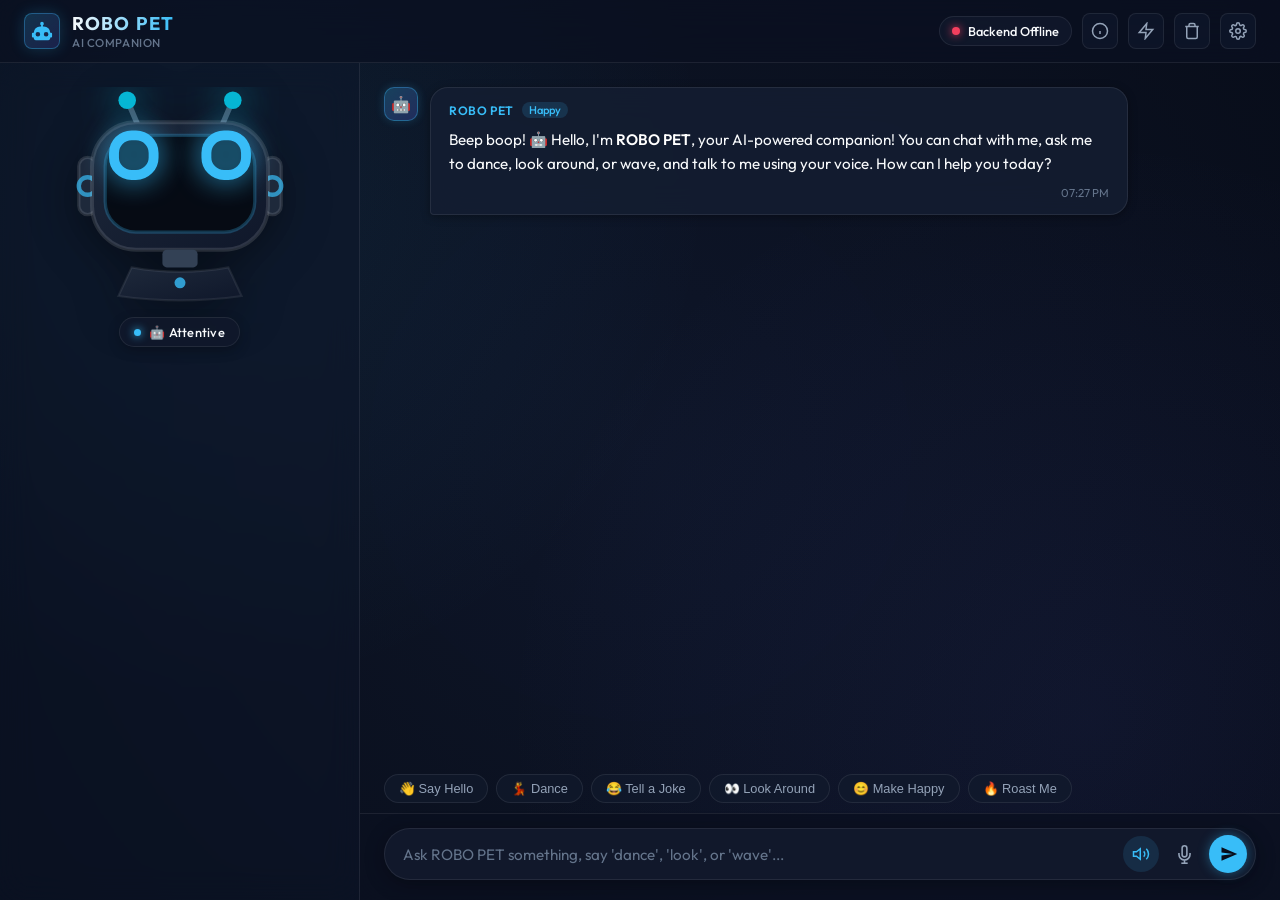
<file: index.html>
<!DOCTYPE html>
<html lang="en">
<head>
  <meta charset="UTF-8">
  <meta http-equiv="refresh" content="0; url=frontend/index.html">
  <title>ROBO PET — Redirecting...</title>
  <script>
    window.location.replace("frontend/index.html");
  </script>
</head>
<body style="background: #080d1a; color: #f8fafc; font-family: sans-serif; display: flex; align-items: center; justify-content: center; height: 100vh; margin: 0;">
  <p>Loading ROBO PET companion... <a href="frontend/index.html" style="color: #38bdf8;">Click here if not redirected automatically</a>.</p>
</body>
</html>
</file>
<file: frontend/css/style.css>
/* style.css — Base Styles, CSS Variables & Layout System */

:root {
  /* Color Palette */
  --bg-dark: #080d1a;
  --bg-surface: #0f172a;
  --bg-card: rgba(18, 26, 45, 0.75);
  --bg-card-hover: rgba(26, 38, 64, 0.85);
  --border-subtle: rgba(255, 255, 255, 0.08);
  --border-glow: rgba(56, 189, 248, 0.35);

  /* Accents */
  --accent-blue: #38bdf8;
  --accent-cyan: #06b6d4;
  --accent-electric: #0284c7;
  --accent-glow: rgba(56, 189, 248, 0.25);
  --accent-indigo: #6366f1;
  --accent-purple: #a855f7;

  /* Status Colors */
  --status-online: #10b981;
  --status-demo: #f59e0b;
  --status-offline: #f43f5e;
  --status-online-glow: rgba(16, 185, 129, 0.3);

  /* Typography */
  --text-main: #f8fafc;
  --text-secondary: #94a3b8;
  --text-muted: #64748b;
  --font-family: 'Outfit', 'Inter', -apple-system, BlinkMacSystemFont, 'Segoe UI', Roboto, sans-serif;

  /* Shadows & Glassmorphism */
  --shadow-sm: 0 2px 8px rgba(0, 0, 0, 0.35);
  --shadow-lg: 0 10px 30px -5px rgba(0, 0, 0, 0.5), 0 0 20px var(--accent-glow);
  --backdrop-blur: blur(16px);
  --radius-sm: 8px;
  --radius-md: 14px;
  --radius-lg: 20px;
  --radius-full: 9999px;

  /* Transitions */
  --transition-fast: 0.18s cubic-bezier(0.16, 1, 0.3, 1);
  --transition-smooth: 0.3s cubic-bezier(0.16, 1, 0.3, 1);
}

* {
  box-sizing: border-box;
  margin: 0;
  padding: 0;
}

html, body {
  width: 100%;
  height: 100%;
  overflow: hidden;
  font-family: var(--font-family);
  background-color: var(--bg-dark);
  color: var(--text-main);
  -webkit-font-smoothing: antialiased;
  -moz-osx-font-smoothing: grayscale;
}

/* Background Atmosphere */
.app-background-glow {
  position: fixed;
  inset: 0;
  pointer-events: none;
  z-index: 0;
  background:
    radial-gradient(circle at 15% 20%, rgba(56, 189, 248, 0.08) 0%, transparent 40%),
    radial-gradient(circle at 85% 80%, rgba(99, 102, 241, 0.07) 0%, transparent 45%),
    radial-gradient(circle at 50% 50%, rgba(15, 23, 42, 0.95) 0%, var(--bg-dark) 100%);
}

/* App Main Container */
.app-container {
  position: relative;
  z-index: 1;
  display: flex;
  flex-direction: column;
  width: 100%;
  height: 100%;
  max-width: 1440px;
  margin: 0 auto;
}

/* Header */
.app-header {
  display: flex;
  align-items: center;
  justify-content: space-between;
  padding: 12px 24px;
  background: rgba(11, 17, 33, 0.7);
  backdrop-filter: var(--backdrop-blur);
  -webkit-backdrop-filter: var(--backdrop-blur);
  border-bottom: 1px solid var(--border-subtle);
  flex-shrink: 0;
}

.brand-section {
  display: flex;
  align-items: center;
  gap: 12px;
}

.brand-icon-wrapper {
  position: relative;
  width: 36px;
  height: 36px;
  border-radius: var(--radius-sm);
  background: linear-gradient(135deg, rgba(56, 189, 248, 0.2), rgba(99, 102, 241, 0.2));
  border: 1px solid var(--border-glow);
  display: flex;
  align-items: center;
  justify-content: center;
  box-shadow: 0 0 15px rgba(56, 189, 248, 0.2);
}

.brand-icon-wrapper svg {
  width: 22px;
  height: 22px;
  fill: var(--accent-blue);
}

.brand-title {
  display: flex;
  flex-direction: column;
}

.brand-name {
  font-size: 1.15rem;
  font-weight: 700;
  letter-spacing: 0.06em;
  background: linear-gradient(90deg, #f8fafc, var(--accent-blue));
  -webkit-background-clip: text;
  -webkit-text-fill-color: transparent;
}

.brand-subtitle {
  font-size: 0.72rem;
  font-weight: 500;
  color: var(--text-muted);
  letter-spacing: 0.05em;
  text-transform: uppercase;
}

/* Header Controls & Status */
.header-actions {
  display: flex;
  align-items: center;
  gap: 10px;
}

.status-pill {
  display: inline-flex;
  align-items: center;
  gap: 8px;
  padding: 6px 12px;
  border-radius: var(--radius-full);
  background: rgba(18, 26, 45, 0.8);
  border: 1px solid var(--border-subtle);
  font-size: 0.8rem;
  font-weight: 500;
  cursor: pointer;
  transition: all var(--transition-fast);
}

.status-pill:hover {
  background: var(--bg-card-hover);
  border-color: rgba(255, 255, 255, 0.15);
}

.status-dot {
  width: 8px;
  height: 8px;
  border-radius: 50%;
}

.status-pill.status-online .status-dot {
  background: var(--status-online);
  box-shadow: 0 0 8px var(--status-online);
}

.status-pill.status-demo .status-dot {
  background: var(--status-demo);
  box-shadow: 0 0 8px var(--status-demo);
}

.status-pill.status-offline .status-dot {
  background: var(--status-offline);
  box-shadow: 0 0 8px var(--status-offline);
}

.icon-btn {
  background: rgba(18, 26, 45, 0.6);
  border: 1px solid var(--border-subtle);
  color: var(--text-secondary);
  border-radius: var(--radius-sm);
  padding: 8px;
  display: inline-flex;
  align-items: center;
  justify-content: center;
  cursor: pointer;
  transition: all var(--transition-fast);
}

.icon-btn:hover {
  color: var(--text-main);
  background: var(--bg-card-hover);
  border-color: var(--border-glow);
}

.icon-btn.active {
  color: var(--accent-blue);
  border-color: var(--accent-blue);
  background: rgba(56, 189, 248, 0.12);
}

.icon-btn svg {
  width: 18px;
  height: 18px;
}

/* Main Content Workspace */
.main-workspace {
  position: relative;
  display: flex;
  flex: 1;
  min-height: 0;
  overflow: hidden;
}

/* Two-column layout on Desktop */
@media (min-width: 900px) {
  .companion-pane {
    width: 360px;
    flex-shrink: 0;
    border-right: 1px solid var(--border-subtle);
    display: flex;
    flex-direction: column;
    background: rgba(15, 23, 42, 0.45);
    backdrop-filter: var(--backdrop-blur);
    -webkit-backdrop-filter: var(--backdrop-blur);
    padding: 24px;
    align-items: center;
    justify-content: space-between;
  }

  .chat-pane {
    flex: 1;
    display: flex;
    flex-direction: column;
    min-width: 0;
    height: 100%;
  }
}

/* Mobile-first Stack */
@media (max-width: 899px) {
  .main-workspace {
    flex-direction: column;
  }

  .companion-pane {
    flex-shrink: 0;
    padding: 12px 16px;
    border-bottom: 1px solid var(--border-subtle);
    background: rgba(15, 23, 42, 0.4);
    display: flex;
    flex-direction: column;
    align-items: center;
    gap: 8px;
  }

  .chat-pane {
    flex: 1;
    min-height: 0;
    display: flex;
    flex-direction: column;
  }
}
</file>
<file: frontend/css/robot.css>
/* robot.css — 2D Animated Robot Avatar, Emotions & Movement Keyframes */

.robot-companion-container {
  display: flex;
  flex-direction: column;
  align-items: center;
  justify-content: center;
  width: 100%;
  position: relative;
}

/* Avatar Stage Wrapper */
.robot-avatar-stage {
  position: relative;
  width: 220px;
  height: 220px;
  cursor: pointer;
  user-select: none;
  transition: transform var(--transition-smooth);
}

.robot-avatar-stage:hover {
  transform: translateY(-4px) scale(1.02);
}

.robot-avatar-stage:active,
.robot-avatar-stage.avatar-booped {
  transform: translateY(2px) scale(0.97);
}

/* Base Robot SVG Container */
.robot-svg-wrapper {
  width: 100%;
  height: 100%;
  filter: drop-shadow(0 12px 24px rgba(0, 0, 0, 0.45));
}

/* Idle Breathing Float */
.robot-head-group {
  transform-origin: center bottom;
  animation: robot-idle-float 3.5s ease-in-out infinite alternate;
}

@keyframes robot-idle-float {
  0% { transform: translateY(0px) rotate(0deg); }
  50% { transform: translateY(-4px) rotate(0.4deg); }
  100% { transform: translateY(-7px) rotate(-0.4deg); }
}

/* Visor Screen Glass */
.visor-screen {
  fill: #060b14;
  stroke: rgba(56, 189, 248, 0.25);
  stroke-width: 1.5;
  transition: all var(--transition-smooth);
}

/* Visor Eyes Elements */
.eye-path {
  fill: none;
  stroke: var(--accent-blue);
  stroke-width: 4.5;
  stroke-linecap: round;
  stroke-linejoin: round;
  filter: drop-shadow(0 0 6px var(--accent-blue));
  transition: all 0.25s ease;
}

/* Blinking Animation */
.is-blinking .eye-path {
  transform-origin: center;
  transform: scaleY(0.08);
  opacity: 0.7;
}

/* Antennae Glow */
.antenna-light {
  fill: var(--accent-cyan);
  filter: drop-shadow(0 0 8px var(--accent-cyan));
  animation: antenna-pulse 2s ease-in-out infinite alternate;
}

@keyframes antenna-pulse {
  0% { opacity: 0.6; filter: drop-shadow(0 0 4px var(--accent-cyan)); }
  100% { opacity: 1; filter: drop-shadow(0 0 10px var(--accent-blue)); }
}

/* Ear Sensors */
.ear-sensor {
  fill: #1e293b;
  stroke: rgba(255, 255, 255, 0.12);
  stroke-width: 1.5;
}

.ear-ring {
  fill: none;
  stroke: var(--accent-blue);
  stroke-width: 2;
  opacity: 0.7;
}

/* Emotion Specific Styles */
/* HAPPY */
.emotion-happy .eye-path {
  stroke: #38bdf8;
  filter: drop-shadow(0 0 8px #38bdf8);
}
.emotion-happy .blush {
  fill: rgba(244, 114, 182, 0.45);
  filter: drop-shadow(0 0 5px rgba(244, 114, 182, 0.6));
}

/* SAD */
.emotion-sad .eye-path {
  stroke: #60a5fa;
  filter: drop-shadow(0 0 4px #60a5fa);
}
.emotion-sad .sad-tear {
  fill: #38bdf8;
  animation: tear-drop 1.6s ease-in infinite;
}
@keyframes tear-drop {
  0% { transform: translateY(0); opacity: 0; }
  30% { opacity: 1; }
  100% { transform: translateY(8px); opacity: 0; }
}

/* ANGRY */
.emotion-angry .visor-screen {
  stroke: rgba(248, 113, 113, 0.4);
}
.emotion-angry .eye-path {
  fill: #f87171;
  stroke: #ef4444;
  filter: drop-shadow(0 0 8px #ef4444);
}
.emotion-angry .antenna-light {
  fill: #f87171;
  filter: drop-shadow(0 0 8px #ef4444);
}
.emotion-angry .robot-head-group {
  animation: angry-rumble 0.15s ease-in-out infinite alternate;
}
@keyframes angry-rumble {
  0% { transform: translateX(-1px); }
  100% { transform: translateX(1px); }
}

/* SLEEPY */
.emotion-sleepy .eye-path {
  stroke: #a78bfa;
  stroke-width: 3.5;
  filter: drop-shadow(0 0 4px #a78bfa);
}
.emotion-sleepy .antenna-light {
  fill: #6366f1;
  opacity: 0.35;
}
.emotion-sleepy .robot-head-group {
  animation: sleepy-breath 4.5s ease-in-out infinite alternate;
}
@keyframes sleepy-breath {
  0% { transform: translateY(0) rotate(1deg); }
  100% { transform: translateY(4px) rotate(2.5deg); }
}
.sleep-zzz text {
  fill: #c084fc;
  font-family: var(--font-family);
  font-weight: 700;
  animation: zzz-float 2.2s infinite ease-out;
}
.sleep-zzz .z1 { font-size: 8px; animation-delay: 0s; }
.sleep-zzz .z2 { font-size: 11px; animation-delay: 0.7s; }
.sleep-zzz .z3 { font-size: 14px; animation-delay: 1.4s; }

@keyframes zzz-float {
  0% { transform: translate(0, 0) scale(0.6); opacity: 0; }
  40% { opacity: 0.9; }
  100% { transform: translate(12px, -18px) scale(1.1); opacity: 0; }
}

/* SURPRISED */
.emotion-surprised .eye-path {
  stroke: #facc15;
  filter: drop-shadow(0 0 10px #facc15);
}
.emotion-surprised .surprised-mouth {
  fill: #facc15;
  filter: drop-shadow(0 0 4px #facc15);
}
.emotion-surprised .antenna-light {
  fill: #facc15;
}

/* CONFUSED */
.emotion-confused .eye-path {
  stroke: #c084fc;
  filter: drop-shadow(0 0 6px #c084fc);
}
.emotion-confused .confused-mark {
  fill: #c084fc;
  font-family: var(--font-family);
  font-size: 14px;
  font-weight: 700;
  animation: bounce-q 1.5s infinite ease-in-out;
}
@keyframes bounce-q {
  0%, 100% { transform: translateY(0); }
  50% { transform: translateY(-4px); }
}

/* Speaking Waveform Pulse */
.is-speaking .visor-screen {
  stroke: var(--accent-blue);
  stroke-width: 2.5;
  box-shadow: inset 0 0 15px rgba(56, 189, 248, 0.3);
}

.is-speaking .ear-ring {
  animation: ear-speak-pulse 0.4s ease-in-out infinite alternate;
}

@keyframes ear-speak-pulse {
  0% { transform: scale(0.9); opacity: 0.5; }
  100% { transform: scale(1.15); opacity: 1; }
}

/* Emotion Pill Badge under Avatar */
.emotion-indicator-pill {
  display: inline-flex;
  align-items: center;
  gap: 8px;
  margin-top: 10px;
  padding: 6px 14px;
  border-radius: var(--radius-full);
  background: rgba(18, 26, 45, 0.75);
  border: 1px solid var(--border-subtle);
  font-size: 0.8rem;
  font-weight: 500;
  backdrop-filter: var(--backdrop-blur);
  -webkit-backdrop-filter: var(--backdrop-blur);
  box-shadow: 0 4px 12px rgba(0, 0, 0, 0.25);
  transition: all var(--transition-fast);
}

.emotion-indicator-pill .emotion-dot {
  width: 7px;
  height: 7px;
  border-radius: 50%;
  background: var(--emotion-glow, var(--accent-blue));
  box-shadow: 0 0 8px var(--emotion-glow, var(--accent-blue));
}

.emotion-indicator-pill .emotion-text {
  color: var(--text-main);
  letter-spacing: 0.02em;
}

/* ========================================= */
/* MOVEMENT ANIMATION KEYFRAMES               */
/* ========================================= */

/* DANCE */
.action-dance .robot-head-group {
  animation: robot-dance 0.7s ease-in-out infinite alternate !important;
}
@keyframes robot-dance {
  0% { transform: translateY(0) rotate(-6deg) scale(0.98); }
  50% { transform: translateY(-12px) rotate(0deg) scale(1.04); }
  100% { transform: translateY(0) rotate(6deg) scale(0.98); }
}

/* NOD */
.action-nod .robot-head-group {
  animation: robot-nod 0.55s ease-in-out 3 !important;
}
@keyframes robot-nod {
  0%, 100% { transform: translateY(0) rotate(0); }
  50% { transform: translateY(12px) rotate(4deg); }
}

/* SHAKE */
.action-shake .robot-head-group {
  animation: robot-shake 0.4s ease-in-out 4 !important;
}
@keyframes robot-shake {
  0%, 100% { transform: translateX(0) rotate(0); }
  25% { transform: translateX(-9px) rotate(-5deg); }
  75% { transform: translateX(9px) rotate(5deg); }
}

/* LOOK */
.action-look .robot-head-group {
  animation: robot-look 2.2s ease-in-out 1 forwards !important;
}
@keyframes robot-look {
  0% { transform: translateX(0) rotate(0); }
  25% { transform: translateX(-12px) rotate(-5deg); }
  50% { transform: translateX(12px) rotate(5deg); }
  75% { transform: translateX(0) rotate(2deg) translateY(-4px); }
  100% { transform: translateX(0) rotate(0) translateY(0); }
}

/* LOOK LEFT */
.action-look_left .robot-head-group {
  animation: robot-look-left 2s ease-in-out 1 forwards !important;
}
@keyframes robot-look-left {
  0% { transform: translateX(0); }
  25%, 75% { transform: translateX(-10px) rotate(-4deg); }
  100% { transform: translateX(0) rotate(0); }
}

/* LOOK RIGHT */
.action-look_right .robot-head-group {
  animation: robot-look-right 2s ease-in-out 1 forwards !important;
}
@keyframes robot-look-right {
  0% { transform: translateX(0); }
  25%, 75% { transform: translateX(10px) rotate(4deg); }
  100% { transform: translateX(0) rotate(0); }
}

/* LOOK CENTER */
.action-look_center .robot-head-group {
  transform: translateX(0) rotate(0);
}

/* WAVE */
.action-wave .robot-head-group {
  animation: robot-wave 0.6s ease-in-out 4 alternate !important;
}
@keyframes robot-wave {
  0% { transform: rotate(0) translateY(0); }
  50% { transform: rotate(7deg) translateY(-6px); }
  100% { transform: rotate(-5deg) translateY(-2px); }
}

/* WIGGLE */
.action-wiggle .robot-head-group {
  animation: robot-wiggle 0.22s ease-in-out 8 alternate !important;
}
@keyframes robot-wiggle {
  0% { transform: rotate(-5deg) scale(0.98); }
  100% { transform: rotate(5deg) scale(1.02); }
}

/* Compact Mobile adjustments */
@media (max-width: 899px) {
  .robot-avatar-stage {
    width: 140px;
    height: 140px;
  }
  .emotion-indicator-pill {
    margin-top: 4px;
    padding: 4px 10px;
    font-size: 0.74rem;
  }
}
</file>
<file: frontend/css/chat.css>
/* chat.css — Conversational Chat Interface, Bubbles, Input Dock & Controls */

.chat-pane {
  position: relative;
  display: flex;
  flex-direction: column;
  height: 100%;
  min-height: 0;
  background: transparent;
}

/* Chat Messages Scroll Container */
.chat-messages-container {
  flex: 1;
  overflow-y: auto;
  overflow-x: hidden;
  padding: 24px 24px 16px 24px;
  display: flex;
  flex-direction: column;
  gap: 16px;
  scroll-behavior: smooth;
}

/* Custom Scrollbar */
.chat-messages-container::-webkit-scrollbar {
  width: 6px;
}
.chat-messages-container::-webkit-scrollbar-track {
  background: transparent;
}
.chat-messages-container::-webkit-scrollbar-thumb {
  background: rgba(255, 255, 255, 0.12);
  border-radius: var(--radius-full);
}
.chat-messages-container::-webkit-scrollbar-thumb:hover {
  background: rgba(56, 189, 248, 0.35);
}

.chat-messages-list {
  display: flex;
  flex-direction: column;
  gap: 16px;
  width: 100%;
}

/* Message Rows */
.chat-message-row {
  display: flex;
  width: 100%;
  animation: message-appear 0.28s cubic-bezier(0.16, 1, 0.3, 1) forwards;
}

@keyframes message-appear {
  0% { opacity: 0; transform: translateY(10px); }
  100% { opacity: 1; transform: translateY(0); }
}

/* User Message (Right-aligned) */
.user-row {
  justify-content: flex-end;
}

.user-bubble {
  max-width: 78%;
  background: linear-gradient(135deg, #0284c7 0%, #2563eb 100%);
  color: #ffffff;
  padding: 12px 18px;
  border-radius: 18px 18px 4px 18px;
  box-shadow: 0 4px 16px rgba(2, 132, 199, 0.25);
  display: flex;
  flex-direction: column;
  gap: 4px;
  word-break: break-word;
}

/* Robot Message (Left-aligned) */
.robot-row {
  justify-content: flex-start;
  align-items: flex-start;
  gap: 12px;
}

.robot-avatar-mini {
  width: 34px;
  height: 34px;
  border-radius: 10px;
  background: linear-gradient(135deg, rgba(56, 189, 248, 0.25), rgba(99, 102, 241, 0.25));
  border: 1px solid var(--border-glow);
  display: flex;
  align-items: center;
  justify-content: center;
  flex-shrink: 0;
  box-shadow: 0 0 10px rgba(56, 189, 248, 0.2);
}

.mini-bot-icon {
  font-size: 16px;
}

.robot-bubble {
  max-width: 80%;
  background: rgba(21, 30, 50, 0.85);
  border: 1px solid var(--border-subtle);
  backdrop-filter: var(--backdrop-blur);
  -webkit-backdrop-filter: var(--backdrop-blur);
  padding: 14px 18px;
  border-radius: 18px 18px 18px 4px;
  box-shadow: var(--shadow-sm);
  display: flex;
  flex-direction: column;
  gap: 8px;
  word-break: break-word;
}

.robot-bubble.bubble-error {
  border-color: rgba(244, 63, 94, 0.4);
  background: rgba(45, 18, 26, 0.85);
}

.bubble-header {
  display: flex;
  align-items: center;
  gap: 8px;
  margin-bottom: 2px;
}

.robot-name {
  font-size: 0.76rem;
  font-weight: 600;
  letter-spacing: 0.05em;
  color: var(--accent-blue);
  text-transform: uppercase;
}

.msg-emotion-tag {
  font-size: 0.7rem;
  font-weight: 500;
  padding: 1px 7px;
  border-radius: 999px;
  background: rgba(56, 189, 248, 0.15);
  color: var(--accent-blue);
  text-transform: capitalize;
}

.bubble-content {
  font-size: 0.95rem;
  line-height: 1.55;
  color: var(--text-main);
}

.bubble-content strong {
  color: #ffffff;
  font-weight: 600;
}

.bubble-meta {
  display: flex;
  align-items: center;
  justify-content: flex-end;
  gap: 8px;
  margin-top: 2px;
}

.bubble-time {
  font-size: 0.72rem;
  color: var(--text-muted);
}

.user-bubble .bubble-time {
  color: rgba(255, 255, 255, 0.75);
}

.btn-retry-msg {
  background: transparent;
  border: 1px solid rgba(244, 63, 94, 0.5);
  color: #f43f5e;
  border-radius: 6px;
  padding: 2px 8px;
  font-size: 0.72rem;
  cursor: pointer;
  transition: all var(--transition-fast);
}

.btn-retry-msg:hover {
  background: rgba(244, 63, 94, 0.15);
}

/* Action Execution Pill */
.msg-action-pill {
  display: inline-flex;
  align-items: center;
  gap: 6px;
  padding: 4px 10px;
  background: rgba(56, 189, 248, 0.1);
  border: 1px solid rgba(56, 189, 248, 0.25);
  border-radius: var(--radius-sm);
  font-size: 0.78rem;
  color: var(--accent-blue);
  margin-top: 4px;
}

.action-icon {
  font-size: 0.85rem;
}

/* Typing Indicator */
.typing-indicator-row {
  display: flex;
  align-items: center;
  gap: 12px;
}

.typing-indicator-row.hidden {
  display: none !important;
}

.typing-bubble {
  display: inline-flex;
  align-items: center;
  gap: 5px;
  padding: 12px 18px;
  background: rgba(21, 30, 50, 0.85);
  border: 1px solid var(--border-subtle);
  border-radius: 18px 18px 18px 4px;
}

.typing-dot {
  width: 7px;
  height: 7px;
  border-radius: 50%;
  background: var(--accent-blue);
  animation: typing-dot-bounce 1.4s infinite ease-in-out both;
}

.typing-dot:nth-child(1) { animation-delay: -0.32s; }
.typing-dot:nth-child(2) { animation-delay: -0.16s; }
.typing-dot:nth-child(3) { animation-delay: 0s; }

@keyframes typing-dot-bounce {
  0%, 80%, 100% { transform: scale(0.6); opacity: 0.4; }
  40% { transform: scale(1.15); opacity: 1; }
}

/* Quick Suggestion Chips */
.chat-suggestions-bar {
  padding: 6px 24px 10px 24px;
  display: flex;
  gap: 8px;
  overflow-x: auto;
  white-space: nowrap;
  scrollbar-width: none;
}

.chat-suggestions-bar::-webkit-scrollbar {
  display: none;
}

.suggestion-chip {
  display: inline-flex;
  align-items: center;
  gap: 6px;
  padding: 6px 14px;
  background: rgba(18, 26, 45, 0.7);
  border: 1px solid var(--border-subtle);
  border-radius: var(--radius-full);
  font-size: 0.8rem;
  color: var(--text-secondary);
  cursor: pointer;
  transition: all var(--transition-fast);
  user-select: none;
}

.suggestion-chip:hover {
  color: var(--text-main);
  background: rgba(56, 189, 248, 0.12);
  border-color: var(--border-glow);
  transform: translateY(-1px);
}

/* Bottom Chat Dock */
.chat-dock {
  padding: 14px 24px 20px 24px;
  background: rgba(11, 17, 33, 0.75);
  backdrop-filter: var(--backdrop-blur);
  -webkit-backdrop-filter: var(--backdrop-blur);
  border-top: 1px solid var(--border-subtle);
  display: flex;
  flex-direction: column;
  gap: 8px;
  flex-shrink: 0;
}

.chat-input-form {
  display: flex;
  align-items: center;
  gap: 10px;
  background: rgba(18, 26, 45, 0.95);
  border: 1px solid var(--border-subtle);
  border-radius: var(--radius-full);
  padding: 6px 8px 6px 18px;
  transition: all var(--transition-fast);
  box-shadow: 0 4px 20px rgba(0, 0, 0, 0.3);
}

.chat-input-form:focus-within {
  border-color: var(--border-glow);
  box-shadow: 0 0 16px rgba(56, 189, 248, 0.2);
}

.chat-input-field {
  flex: 1;
  background: transparent;
  border: none;
  outline: none;
  color: var(--text-main);
  font-family: var(--font-family);
  font-size: 0.95rem;
  resize: none;
  max-height: 120px;
  padding: 6px 0;
}

.chat-input-field::placeholder {
  color: var(--text-muted);
}

.input-controls-group {
  display: flex;
  align-items: center;
  gap: 6px;
}

/* Voice Output Toggle Button */
.btn-voice-toggle {
  background: transparent;
  border: none;
  color: var(--text-muted);
  width: 36px;
  height: 36px;
  border-radius: 50%;
  display: flex;
  align-items: center;
  justify-content: center;
  cursor: pointer;
  transition: all var(--transition-fast);
}

.btn-voice-toggle:hover {
  color: var(--text-main);
  background: rgba(255, 255, 255, 0.06);
}

.btn-voice-toggle.active {
  color: var(--accent-blue);
  background: rgba(56, 189, 248, 0.12);
}

.btn-voice-toggle svg {
  width: 18px;
  height: 18px;
}

/* Microphone Button */
.btn-mic {
  position: relative;
  background: transparent;
  border: none;
  color: var(--text-secondary);
  width: 38px;
  height: 38px;
  border-radius: 50%;
  display: flex;
  align-items: center;
  justify-content: center;
  cursor: pointer;
  transition: all var(--transition-fast);
}

.btn-mic:hover {
  color: var(--text-main);
  background: rgba(255, 255, 255, 0.08);
}

.btn-mic.unsupported {
  opacity: 0.4;
  cursor: not-allowed;
}

.btn-mic svg {
  width: 19px;
  height: 19px;
}

/* Microphone Pulsing Ring when Active */
.btn-mic.is-listening {
  color: #f43f5e;
  background: rgba(244, 63, 94, 0.15);
}

.btn-mic.is-listening::before,
.btn-mic.is-listening::after {
  content: '';
  position: absolute;
  inset: -4px;
  border-radius: 50%;
  border: 2px solid #f43f5e;
  animation: mic-pulse-ring 1.4s ease-out infinite;
}

.btn-mic.is-listening::after {
  animation-delay: 0.7s;
}

@keyframes mic-pulse-ring {
  0% { transform: scale(0.9); opacity: 1; }
  100% { transform: scale(1.6); opacity: 0; }
}

/* Send Button */
.btn-send {
  background: var(--accent-blue);
  border: none;
  color: #080d1a;
  width: 38px;
  height: 38px;
  border-radius: 50%;
  display: flex;
  align-items: center;
  justify-content: center;
  cursor: pointer;
  transition: all var(--transition-fast);
  box-shadow: 0 0 12px rgba(56, 189, 248, 0.4);
}

.btn-send:hover {
  background: #7dd3fc;
  transform: scale(1.06);
  box-shadow: 0 0 18px rgba(56, 189, 248, 0.6);
}

.btn-send:active {
  transform: scale(0.94);
}

.btn-send svg {
  width: 18px;
  height: 18px;
  fill: currentColor;
  margin-left: 2px;
}

/* Responsive adjustments */
@media (max-width: 600px) {
  .chat-messages-container {
    padding: 14px 14px 8px 14px;
  }
  .chat-dock {
    padding: 10px 14px 14px 14px;
  }
  .user-bubble, .robot-bubble {
    max-width: 88%;
  }
}
</file>
<file: frontend/css/components.css>
/* components.css — Modals, Drawers, Telemetry Panels, Switches & Toasts */

/* ========================================= */
/* MODALS & OVERLAYS                         */
/* ========================================= */

.modal-container {
  position: fixed;
  inset: 0;
  z-index: 100;
  display: flex;
  align-items: center;
  justify-content: center;
  padding: 20px;
  opacity: 0;
  pointer-events: none;
  transition: opacity var(--transition-smooth);
}

.modal-container.open {
  opacity: 1;
  pointer-events: auto;
}

.modal-backdrop {
  position: absolute;
  inset: 0;
  background: rgba(8, 13, 26, 0.75);
  backdrop-filter: blur(8px);
  -webkit-backdrop-filter: blur(8px);
}

.modal-dialog {
  position: relative;
  z-index: 2;
  width: 100%;
  max-width: 620px;
  max-height: 85vh;
  background: #0f172a;
  border: 1px solid var(--border-subtle);
  border-radius: var(--radius-lg);
  box-shadow: 0 20px 40px rgba(0, 0, 0, 0.6), 0 0 20px rgba(56, 189, 248, 0.15);
  display: flex;
  flex-direction: column;
  overflow: hidden;
  transform: translateY(16px) scale(0.97);
  transition: transform var(--transition-smooth);
}

.modal-container.open .modal-dialog {
  transform: translateY(0) scale(1);
}

.modal-header {
  display: flex;
  align-items: center;
  justify-content: space-between;
  padding: 18px 24px;
  border-bottom: 1px solid var(--border-subtle);
}

.modal-title {
  display: flex;
  align-items: center;
  gap: 10px;
  font-size: 1.15rem;
  font-weight: 600;
  color: var(--text-main);
}

.modal-title svg {
  width: 20px;
  height: 20px;
  fill: var(--accent-blue);
}

.modal-body {
  padding: 24px;
  overflow-y: auto;
  display: flex;
  flex-direction: column;
  gap: 20px;
}

.modal-footer {
  display: flex;
  align-items: center;
  justify-content: flex-end;
  gap: 12px;
  padding: 16px 24px;
  border-top: 1px solid var(--border-subtle);
  background: rgba(11, 17, 33, 0.5);
}

/* ========================================= */
/* CAPABILITIES MODAL & CARDS                */
/* ========================================= */

.cap-tabs-bar {
  display: flex;
  gap: 8px;
  overflow-x: auto;
  padding-bottom: 4px;
  scrollbar-width: none;
}
.cap-tabs-bar::-webkit-scrollbar { display: none; }

.cap-tab-btn {
  padding: 6px 14px;
  background: rgba(18, 26, 45, 0.7);
  border: 1px solid var(--border-subtle);
  color: var(--text-secondary);
  border-radius: var(--radius-full);
  font-size: 0.82rem;
  font-weight: 500;
  cursor: pointer;
  white-space: nowrap;
  transition: all var(--transition-fast);
}

.cap-tab-btn:hover {
  color: var(--text-main);
  background: rgba(56, 189, 248, 0.1);
}

.cap-tab-btn.active {
  background: var(--accent-blue);
  color: #080d1a;
  border-color: var(--accent-blue);
  font-weight: 600;
}

.capabilities-grid {
  display: grid;
  grid-template-columns: repeat(auto-fill, minmax(160px, 1fr));
  gap: 10px;
}

.capability-card {
  display: flex;
  flex-direction: column;
  gap: 6px;
  padding: 12px 14px;
  background: rgba(18, 26, 45, 0.8);
  border: 1px solid var(--border-subtle);
  border-radius: var(--radius-md);
  cursor: pointer;
  transition: all var(--transition-fast);
  text-align: left;
}

.capability-card:hover {
  background: rgba(26, 38, 64, 0.9);
  border-color: var(--border-glow);
  transform: translateY(-2px);
  box-shadow: 0 4px 12px rgba(56, 189, 248, 0.15);
}

.capability-card.hidden {
  display: none !important;
}

.cap-header-line {
  display: flex;
  align-items: center;
  justify-content: space-between;
}

.cap-name {
  font-size: 0.88rem;
  font-weight: 600;
  color: #f8fafc;
}

.cap-category-badge {
  font-size: 0.68rem;
  padding: 2px 6px;
  border-radius: 4px;
  background: rgba(255, 255, 255, 0.07);
  color: var(--text-muted);
  text-transform: uppercase;
}

.cap-desc {
  font-size: 0.76rem;
  color: var(--text-secondary);
  line-height: 1.35;
}

.cap-badge-pending {
  align-self: flex-start;
  font-size: 0.68rem;
  color: #f59e0b;
  background: rgba(245, 158, 11, 0.12);
  border: 1px solid rgba(245, 158, 11, 0.25);
  border-radius: 4px;
  padding: 1px 5px;
  margin-top: 4px;
}

/* ========================================= */
/* INFO / TELEMETRY PANEL DRAWER             */
/* ========================================= */

.info-panel {
  position: absolute;
  top: 60px;
  right: 24px;
  width: 320px;
  background: rgba(15, 23, 42, 0.95);
  border: 1px solid var(--border-subtle);
  border-radius: var(--radius-lg);
  backdrop-filter: var(--backdrop-blur);
  -webkit-backdrop-filter: var(--backdrop-blur);
  box-shadow: 0 16px 36px rgba(0, 0, 0, 0.5), 0 0 16px rgba(56, 189, 248, 0.1);
  z-index: 50;
  display: flex;
  flex-direction: column;
  opacity: 0;
  transform: translateY(-10px) scale(0.96);
  pointer-events: none;
  transition: all var(--transition-smooth);
}

.info-panel.open {
  opacity: 1;
  transform: translateY(0) scale(1);
  pointer-events: auto;
}

.info-panel-header {
  display: flex;
  align-items: center;
  justify-content: space-between;
  padding: 14px 18px;
  border-bottom: 1px solid var(--border-subtle);
}

.info-panel-title {
  font-size: 0.92rem;
  font-weight: 600;
  color: var(--text-main);
  display: flex;
  align-items: center;
  gap: 8px;
}

.info-panel-body {
  padding: 16px;
  display: flex;
  flex-direction: column;
  gap: 12px;
}

.telemetry-row {
  display: flex;
  align-items: center;
  justify-content: space-between;
  padding: 8px 12px;
  background: rgba(18, 26, 45, 0.6);
  border: 1px solid var(--border-subtle);
  border-radius: var(--radius-sm);
}

.telemetry-label {
  display: flex;
  align-items: center;
  gap: 8px;
  font-size: 0.82rem;
  color: var(--text-secondary);
}

.telemetry-val {
  font-size: 0.85rem;
  font-weight: 600;
  color: var(--text-main);
}

.telemetry-val.val-unavailable {
  color: var(--text-muted);
  font-style: italic;
  font-weight: 400;
  font-size: 0.78rem;
}

.status-chip {
  display: inline-flex;
  padding: 2px 8px;
  border-radius: 999px;
  font-size: 0.74rem;
  font-weight: 600;
}

.status-chip.success {
  background: rgba(16, 185, 129, 0.15);
  color: #10b981;
}

.status-chip.danger {
  background: rgba(244, 63, 94, 0.15);
  color: #f43f5e;
}

/* ========================================= */
/* SETTINGS FORM & SWITCHES                  */
/* ========================================= */

.setting-group {
  display: flex;
  flex-direction: column;
  gap: 6px;
}

.setting-label {
  font-size: 0.85rem;
  font-weight: 500;
  color: var(--text-secondary);
}

.setting-input-row {
  display: flex;
  gap: 8px;
}

.setting-text-input {
  flex: 1;
  background: rgba(18, 26, 45, 0.8);
  border: 1px solid var(--border-subtle);
  border-radius: var(--radius-sm);
  padding: 10px 14px;
  color: var(--text-main);
  font-family: var(--font-family);
  font-size: 0.9rem;
  outline: none;
  transition: border-color var(--transition-fast);
}

.setting-text-input:focus {
  border-color: var(--border-glow);
}

.setting-select {
  width: 100%;
  background: rgba(18, 26, 45, 0.8);
  border: 1px solid var(--border-subtle);
  border-radius: var(--radius-sm);
  padding: 10px 14px;
  color: var(--text-main);
  font-family: var(--font-family);
  font-size: 0.88rem;
  outline: none;
}

.setting-switch-row {
  display: flex;
  align-items: center;
  justify-content: space-between;
  padding: 12px 14px;
  background: rgba(18, 26, 45, 0.5);
  border: 1px solid var(--border-subtle);
  border-radius: var(--radius-sm);
}

.setting-switch-info {
  display: flex;
  flex-direction: column;
  gap: 2px;
}

.setting-switch-title {
  font-size: 0.88rem;
  font-weight: 500;
  color: var(--text-main);
}

.setting-switch-desc {
  font-size: 0.76rem;
  color: var(--text-muted);
}

/* Switch UI */
.switch {
  position: relative;
  display: inline-block;
  width: 44px;
  height: 24px;
  flex-shrink: 0;
}

.switch input {
  opacity: 0;
  width: 0;
  height: 0;
}

.slider {
  position: absolute;
  cursor: pointer;
  inset: 0;
  background-color: rgba(255, 255, 255, 0.15);
  transition: 0.3s;
  border-radius: 24px;
}

.slider:before {
  position: absolute;
  content: "";
  height: 18px;
  width: 18px;
  left: 3px;
  bottom: 3px;
  background-color: white;
  transition: 0.3s;
  border-radius: 50%;
}

input:checked + .slider {
  background-color: var(--accent-blue);
}

input:checked + .slider:before {
  transform: translateX(20px);
}

/* Standard Buttons */
.btn-primary {
  background: var(--accent-blue);
  color: #080d1a;
  border: none;
  font-weight: 600;
  padding: 10px 18px;
  border-radius: var(--radius-sm);
  cursor: pointer;
  font-size: 0.88rem;
  transition: all var(--transition-fast);
}

.btn-primary:hover {
  background: #7dd3fc;
  box-shadow: 0 0 12px rgba(56, 189, 248, 0.4);
}

.btn-secondary {
  background: rgba(18, 26, 45, 0.8);
  border: 1px solid var(--border-subtle);
  color: var(--text-secondary);
  font-weight: 500;
  padding: 10px 16px;
  border-radius: var(--radius-sm);
  cursor: pointer;
  font-size: 0.88rem;
  transition: all var(--transition-fast);
}

.btn-secondary:hover {
  color: var(--text-main);
  background: var(--bg-card-hover);
}

/* ========================================= */
/* TOAST NOTIFICATION CONTAINER              */
/* ========================================= */

.toast-container {
  position: fixed;
  bottom: 24px;
  right: 24px;
  z-index: 150;
  display: flex;
  flex-direction: column;
  gap: 10px;
  pointer-events: none;
}

.toast-item {
  pointer-events: auto;
  display: flex;
  align-items: center;
  gap: 10px;
  padding: 12px 18px;
  border-radius: var(--radius-md);
  background: rgba(15, 23, 42, 0.95);
  border: 1px solid var(--border-subtle);
  backdrop-filter: var(--backdrop-blur);
  -webkit-backdrop-filter: var(--backdrop-blur);
  box-shadow: 0 8px 24px rgba(0, 0, 0, 0.45);
  color: var(--text-main);
  font-size: 0.86rem;
  animation: toast-slide-in 0.25s cubic-bezier(0.16, 1, 0.3, 1) forwards;
}

.toast-item.toast-fade-out {
  opacity: 0;
  transform: translateY(10px);
  transition: all 0.3s ease;
}

.toast-item.toast-success { border-color: rgba(16, 185, 129, 0.4); }
.toast-item.toast-warning { border-color: rgba(245, 158, 11, 0.4); }
.toast-item.toast-error   { border-color: rgba(244, 63, 94, 0.4); }

@keyframes toast-slide-in {
  0% { opacity: 0; transform: translateY(15px); }
  100% { opacity: 1; transform: translateY(0); }
}

@media (max-width: 600px) {
  .info-panel {
    right: 12px;
    left: 12px;
    width: auto;
  }
  .modal-dialog {
    max-height: 90vh;
  }
}
</file>
